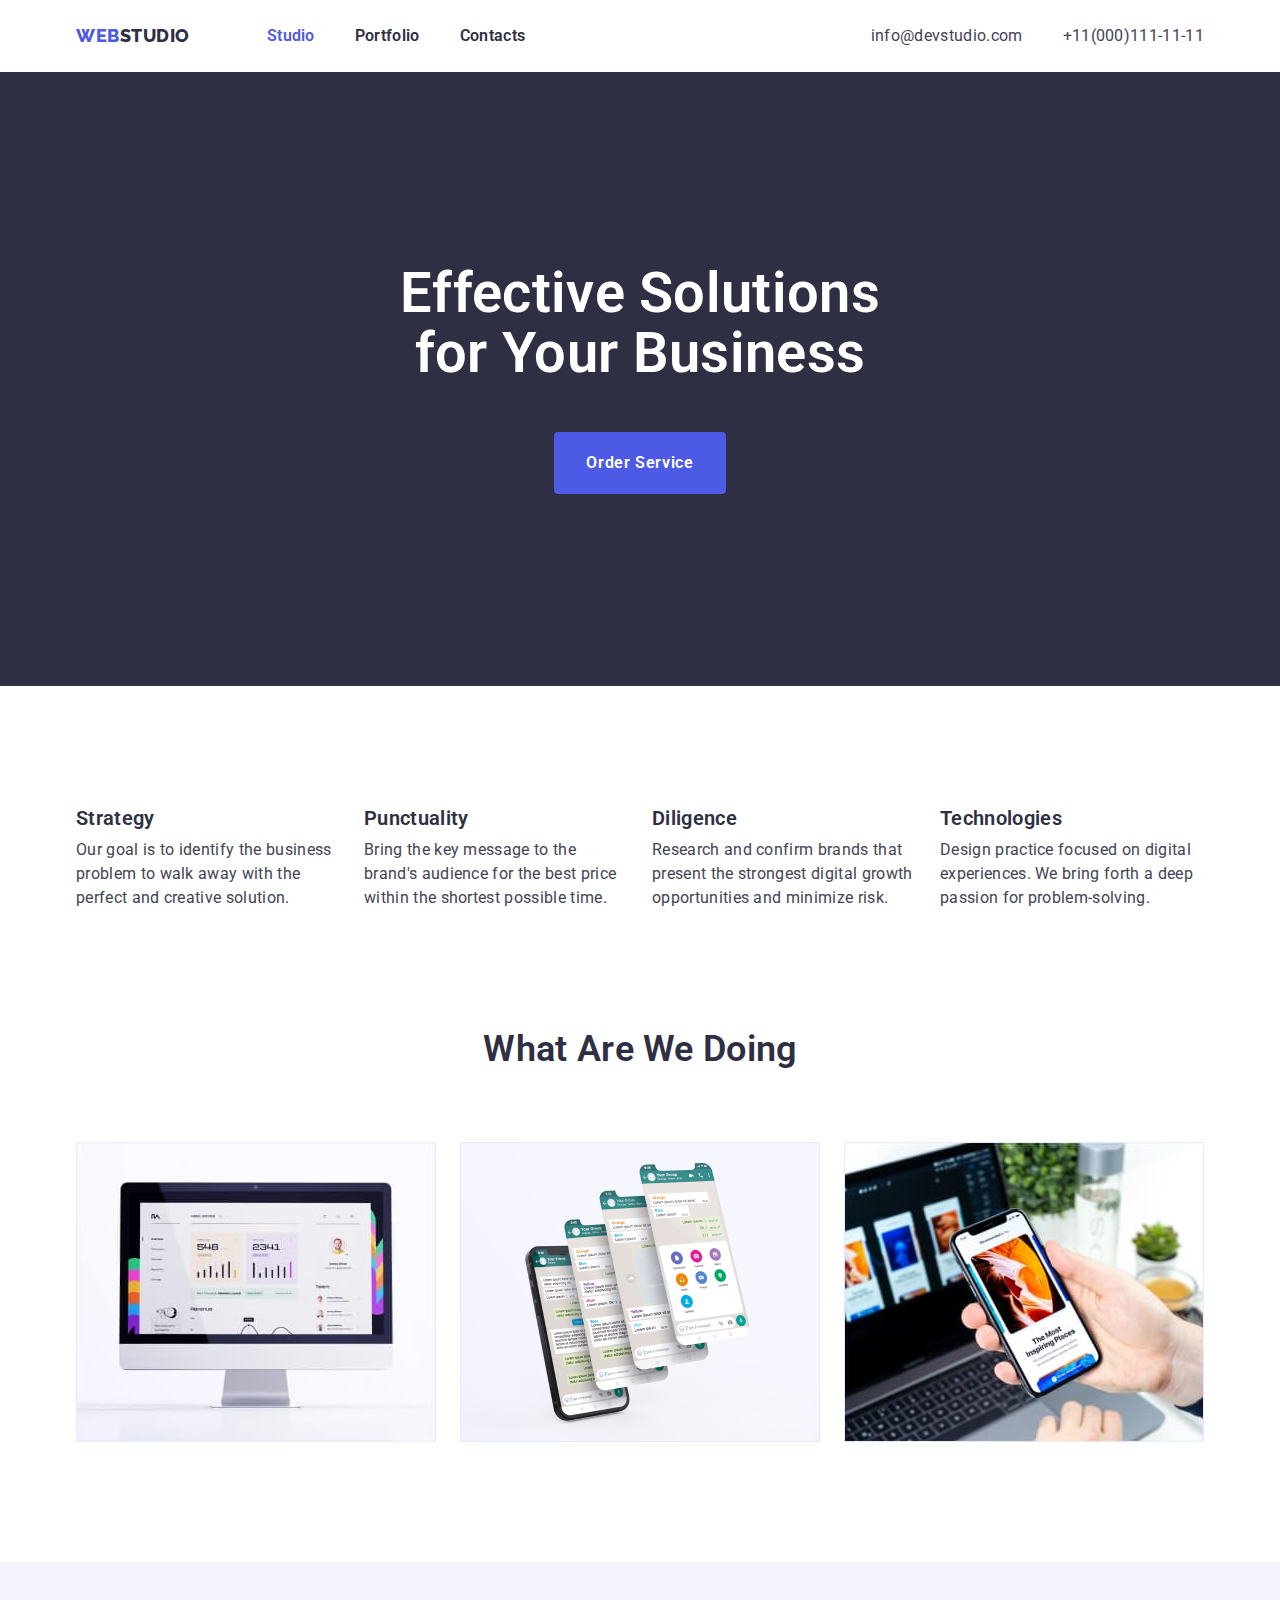
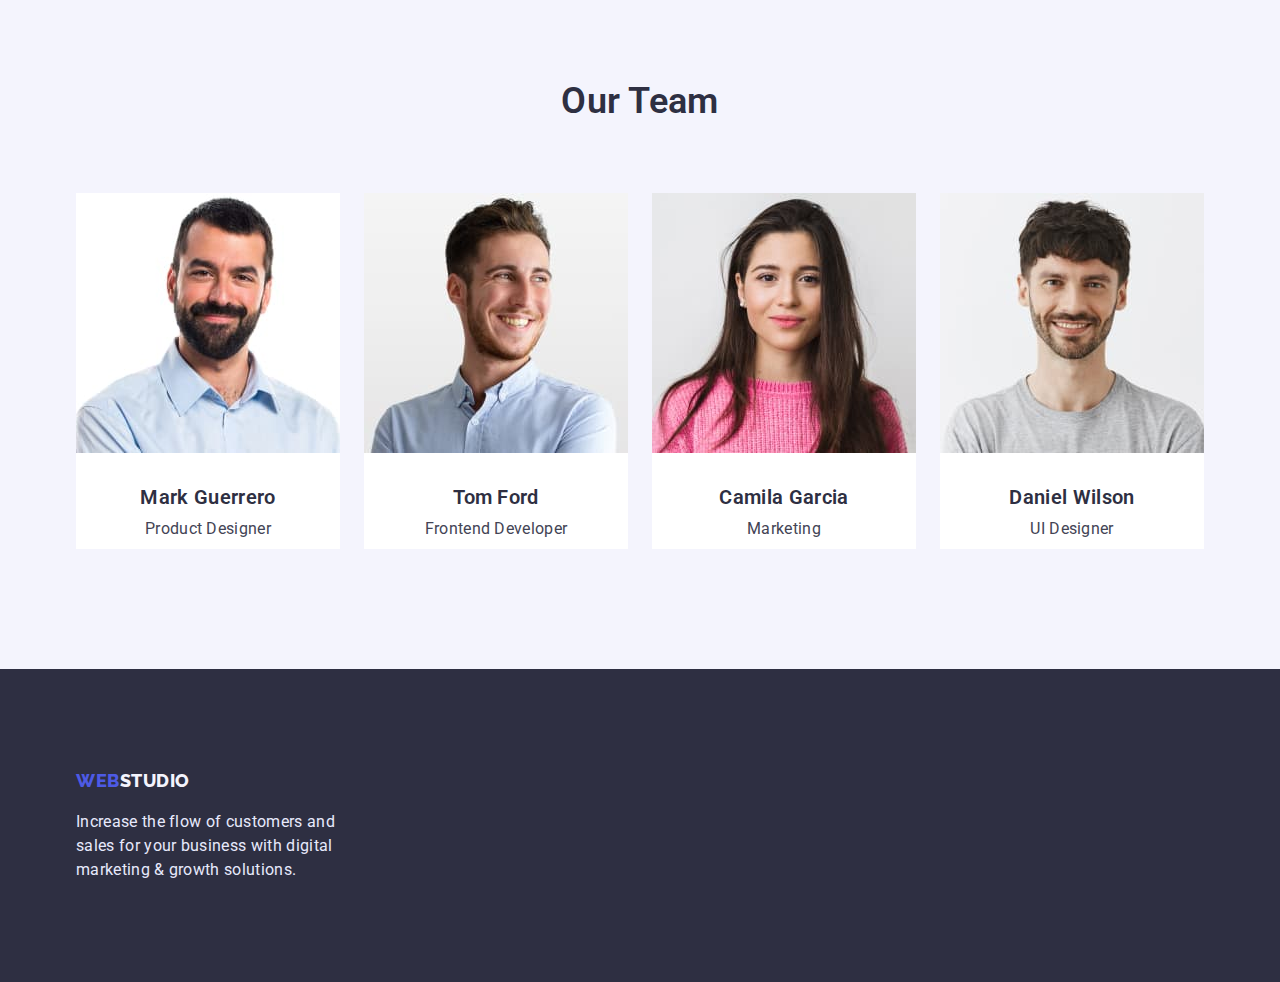
<file: index.html>
<!DOCTYPE html>
<html lang="en">
  <head>
    <title><!-- HTML document --></title>
    <link rel="stylesheet" href="./css/styles.css" />
    <link
      href="https://fonts.googleapis.com/css2?family=Raleway:wght@800&family=Roboto:wght@400;500;700;900&display=swap"
      rel="stylesheet"
    />
    <link
      rel="stylesheet"
      href="https://cdnjs.cloudflare.com/ajax/libs/modern-normalize/1.0.0/modern-normalize.min.css"
    />
    <link rel="stylesheet" href="./css/reset.css" />
    <link rel="stylesheet" href="./css/styles.css" />
  </head>
  <body class="page">
    <header class="header">
      <div class="container page-header-container">
        <a href="./index.html" class="logo">Web<span>Studio</span></a>
        <nav class="site-nav-list">
          <ul class="site-nav">
            <li class="nav-item">
              <a href="./index.html" class="link current">Studio</a>
            </li>
            <li class="nav-item">
              <a href="./portfolio.html" class="link">Portfolio</a>
            </li>
            <li class="nav-item"><a href="" class="link">Contacts</a></li>
          </ul>
        </nav>
        <ul class="contact">
          <li class="email">
            <a href="mailto:info@devstudio.com" class="contacts"
              >info@devstudio.com</a
            >
          </li>
          <li class="phone-number">
            <a href="tel:+110001111111" class="contacts">+11(000)111-11-11</a>
          </li>
        </ul>
      </div>
    </header>
    <main>
      <!-- Hero -->
      <section class="title">
        <h1 class="hero-title">Effective Solutions for Your Business</h1>
        <button type="button" class="order-button">Order Service</button>
      </section>
      <section class="section-advantages advantages">
        <div class="container">
          <ul class="features">
            <li class="advantages-item">
              <h3 class="subsection-title section-items">Strategy</h3>
              <p>
                Our goal is to identify the business problem to walk away with
                the perfect and creative solution.
              </p>
            </li>
            <li class="advantages-item">
              <h3 class="subsection-title section-items">Punctuality</h3>
              <p>
                Bring the key message to the brand's audience for the best price
                within the shortest possible time.
              </p>
            </li>
            <li class="advantages-item">
              <h3 class="subsection-title section-items">Diligence</h3>
              <p>
                Research and confirm brands that present the strongest digital
                growth opportunities and minimize risk.
              </p>
            </li>
            <li class="advantages-item">
              <h3 class="subsection-title section-items">Technologies</h3>
              <p>
                Design practice focused on digital experiences. We bring forth a
                deep passion for problem-solving.
              </p>
            </li>
          </ul>
        </div>
      </section>
      <section class="section-samples samples">
        <div class="container">
          <!-- Samples -->
          <h2 class="section-title">What Are We Doing</h2>
          <ul class="samples">
            <li class="samples-item">
              <img
                src="./images/1.jpg"
                alt="A computer monitor"
                width="360"
                height="300"
              />
            </li>
            <li class="samples-item">
              <img
                src="./images/2.jpg"
                alt="Four phones"
                width="360"
                height="300"
              />
            </li>
            <li class="samples-item">
              <img
                src="./images/3.jpg"
                alt="Holding a phone in a hand"
                width="360"
                height="300"
              />
            </li>
          </ul>
        </div>
      </section>
      <!-- Team -->
      <section class="section-team team">
        <div class="container">
          <h2 class="section-title">Our Team</h2>
          <ul class="our-team">
            <li class="team-member">
              <img
                src="./images/markguererro.jpg"
                alt="Mark Guerrero"
                width="264"
                height="260"
              />
              <h3 class="subsection-title team-name">Mark Guerrero</h3>
              <p class="name team-name">Product Designer</p>
            </li>
            <li class="team-member">
              <img
                src="./images/tomford.jpg"
                alt="Tom Ford"
                width="264"
                height="260"
              />
              <h3 class="subsection-title team-name">Tom Ford</h3>
              <p class="name team-name">Frontend Developer</p>
            </li>
            <li class="team-member">
              <img
                src="./images/camilagarcia.jpg"
                alt="Camila Garcia"
                width="264"
                height="260"
              />
              <h3 class="subsection-title team-name">Camila Garcia</h3>
              <p class="name team-name">Marketing</p>
            </li>
            <li class="team-member">
              <img
                src="./images/danielwilson.jpg"
                alt="Daniel Wilson"
                width="264"
                height="260"
              />
              <h3 class="subsection-title team-name">Daniel Wilson</h3>
              <p class="name team-name">UI Designer</p>
            </li>
          </ul>
        </div>
      </section>
    </main>
    <footer>
      <div class="container">
        <div class="container-footer">
          <div class="footer-logo">
            <a href="" class="footer-logo logo"
              >Web<span class="logo-footer">Studio</span></a
            >
          </div>
          <p class="summary">
            Increase the flow of customers and sales for your business with
            digital marketing & growth solutions.
          </p>
        </div>
      </div>
    </footer>
  </body>
</html>
</file>
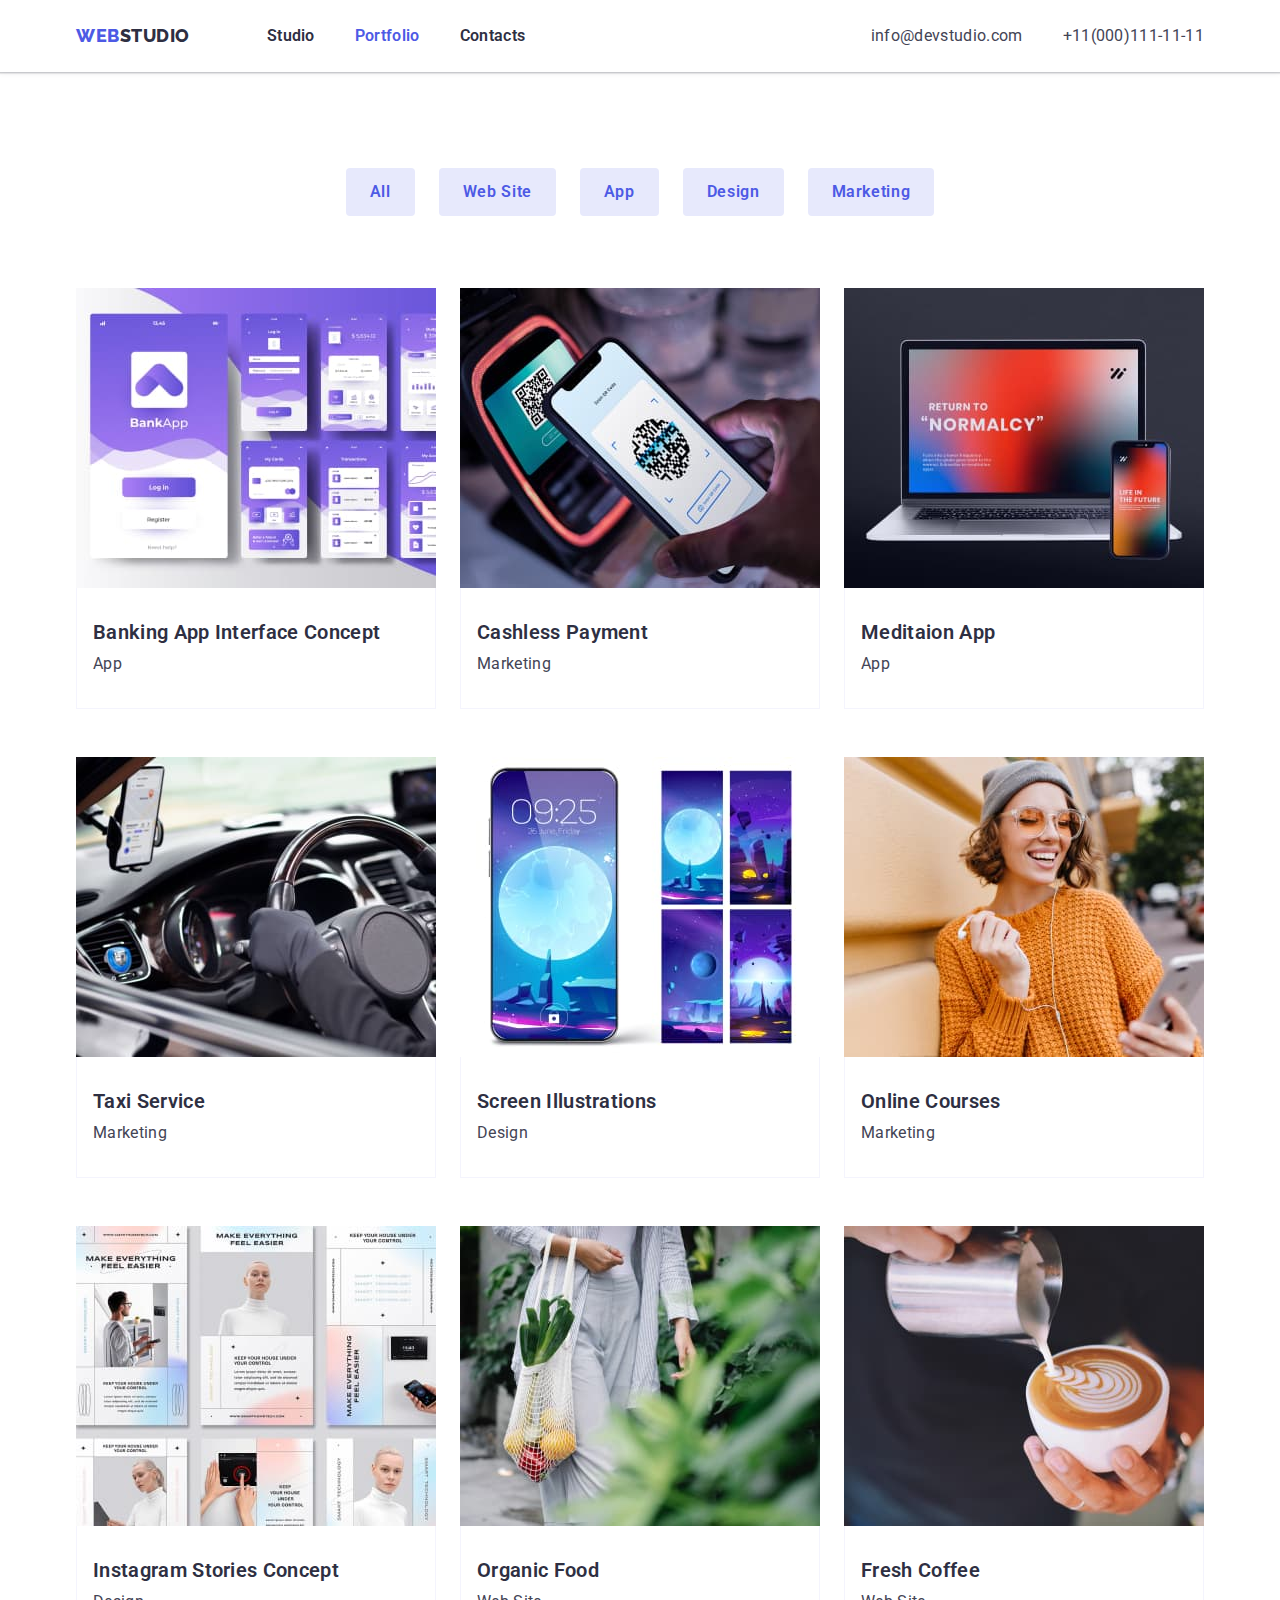
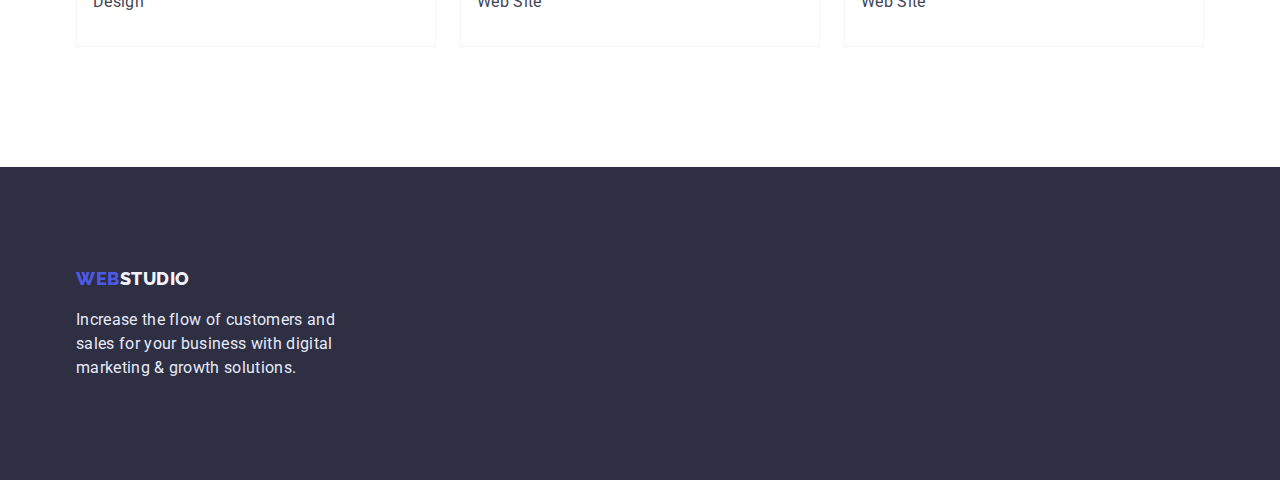
<file: portfolio.html>
<!DOCTYPE html>
<html lang="en">
  <head>
    <meta charset="UTF-8" />
    <meta http-equiv="X-UA-Compatible" content="IE=edge" />
    <meta name="viewport" content="width=device-width, initial-scale=1.0" />
    <title>Document</title>

    <link
      href="https://fonts.googleapis.com/css2?family=Raleway:wght@800&family=Roboto:wght@400;500;700;900&display=swap"
      rel="stylesheet"
    />
    <link
      rel="stylesheet"
      href="https://cdnjs.cloudflare.com/ajax/libs/modern-normalize/1.0.0/modern-normalize.min.css"
    />
    <link rel="stylesheet" href="./css/reset.css" />
    <link rel="stylesheet" href="./css/styles.css" />
  </head>
  <body>
    <header>
      <div class="container page-header-container">
        <a href="./portfolio.html" class="logo">Web<span>Studio</span></a>
        <nav class="site-nav-list">
          <ul class="site-nav">
            <li class="nav-item">
              <a href="./index.html" class="link">Studio</a>
            </li>
            <li class="nav-item">
              <a href="./portfolio.html" class="link current">Portfolio</a>
            </li>
            <li class="nav-item"><a href="" class="link">Contacts</a></li>
          </ul>
        </nav>
        <ul class="contact">
          <li class="email">
            <a href="mailto:info@devstudio.com" class="contacts"
              >info@devstudio.com</a
            >
          </li>
          <li class="phone-number">
            <a href="tel:+110001111111" class="contacts">+11(000)111-11-11</a>
          </li>
        </ul>
      </div>
    </header>
    <main>
      <section class="section-buttons">
        <div class="container">
          <ul class="secondary-btn-list">
            <li><button type="button" class="secondary-button">All</button></li>
            <li>
              <button type="button" class="secondary-button">Web Site</button>
            </li>
            <li><button type="button" class="secondary-button">App</button></li>
            <li>
              <button type="button" class="secondary-button">Design</button>
            </li>
            <li>
              <button type="button" class="secondary-button">Marketing</button>
            </li>
          </ul>
          <ul class="service">
            <li class="services item">
              <img
                src="./images/bankingappinterfaceconcept.jpg"
                alt="Banking App Interface Concept"
                width="360"
                height="300"
              />
              <div class="wrap">
                <h2 class="subsection-title subsection-portfolio">
                  Banking App Interface Concept
                </h2>
                <p class="name">App</p>
              </div>
            </li>
            <li class="services item">
              <img
                src="./images/cashlessayment.jpg"
                alt="Cashless Payment"
                width="360"
                height="300"
              />
              <div class="wrap">
                <h2 class="subsection-title subsection-portfolio">
                  Cashless Payment
                </h2>
                <p class="name">Marketing</p>
              </div>
            </li>
            <li class="services item">
              <img
                src="./images/meditaionapp.jpg"
                alt="Meditaion App"
                width="360"
                height="300"
              />
              <div class="wrap">
                <h2 class="subsection-title subsection-portfolio">
                  Meditaion App
                </h2>
                <p class="name">App</p>
              </div>
            </li>
            <li class="services item">
              <img
                src="./images/taxiservice.jpg"
                alt="Taxi Service"
                width="360"
                height="300"
              />
              <div class="wrap">
                <h2 class="subsection-title subsection-portfolio">
                  Taxi Service
                </h2>
                <p class="name">Marketing</p>
              </div>
            </li>
            <li class="services item">
              <img
                src="./images/screenilustrations.jpg"
                alt="Screen Illustrations"
                width="360"
                height="300"
              />
              <div class="wrap">
                <h2 class="subsection-title subsection-portfolio">
                  Screen Illustrations
                </h2>
                <p class="name">Design</p>
              </div>
            </li>
            <li class="services item">
              <img
                src="./images/onlinecourses.jpg"
                alt="Online Courses"
                width="360"
                height="300"
              />
              <div class="wrap">
                <h2 class="subsection-title subsection-portfolio">
                  Online Courses
                </h2>
                <p class="name">Marketing</p>
              </div>
            </li>
            <li class="services item">
              <img
                src="./images/instagramstoriesconcept.jpg"
                alt="Instagram Stories Concept"
                width="360"
                height="300"
              />
              <div class="wrap">
                <h2 class="subsection-title subsection-portfolio">
                  Instagram Stories Concept
                </h2>
                <p class="name">Design</p>
              </div>
            </li>
            <li class="services item">
              <img
                src="./images/organicfood.jpg"
                alt="Organic Food"
                width="360"
                height="300"
              />
              <div class="wrap">
                <h2 class="subsection-title subsection-portfolio">
                  Organic Food
                </h2>
                <p class="name">Web Site</p>
              </div>
            </li>
            <li class="services item">
              <img
                src="./images/freshcoffee.jpg"
                alt="Fresh Coffee"
                width="360"
                height="300"
              />
              <div class="wrap">
                <h2 class="subsection-title subsection-portfolio">
                  Fresh Coffee
                </h2>
                <p class="name">Web Site</p>
              </div>
            </li>
          </ul>
        </div>
      </section>
    </main>
    <footer>
      <div class="container">
        <div class="container-footer">
          <a href="" class="footer-logo logo"
            >Web<span class="logo-footer">Studio</span></a
          >
          <p class="summary">
            Increase the flow of customers and sales for your business with
            digital marketing & growth solutions.
          </p>
        </div>
      </div>
    </footer>
  </body>
</html>
</file>
<file: css/styles.css>
:root {
  --primary-text-color: #434455;
  --secondary-text-color: #2e2f42;
  --accent-color: #4d5ae5;
  --background-color: #ffffff;
  --secondary-background-color: #f4f4fd;
  --secondary-button-color: #e7e9fc;
}

/* body */
body {
  color: var(--primary-text-color);
  background-color: var(--background-color);
  font-family: Roboto, sans-serif;
  font-size: 16px;
  line-height: 1.5;
  letter-spacing: 0.02em;
}
.container {
  width: 1158px;
  padding-left: 15px;
  padding-right: 15px;
  margin-left: auto;
  margin-right: auto;

  align-items: center;
}

/* Logo */

header {
  box-shadow: 0px 2px 1px rgba(46, 47, 66, 0.08),
    0px 1px 1px rgba(46, 47, 66, 0.16), 0px 1px 6px rgba(46, 47, 66, 0.08);
}

.page-header-container {
  display: flex;
  align-items: center;
}
.logo {
  padding-top: 24px;
  padding-bottom: 24px;
  margin-right: 77px;

  color: var(--accent-color);
  font-family: Raleway, sans-serif;
  font-weight: 800;
  font-size: 18px;
  line-height: 1.33;
  letter-spacing: 0.03em;

  text-transform: uppercase;
  text-decoration: none;
}
span {
  color: var(--secondary-text-color);
}

/* Site-nav */

.site-nav-list {
  display: flex;
  align-items: center;
}
.nav-item:not(:last-child) {
  margin-right: 40px;
}
.site-nav {
  display: flex;
  align-items: center;
}
.site-nav .link {
  color: var(--secondary-text-color);
  font-weight: 600;
  font-size: 16px;
  line-height: 1.5;

  text-decoration: none;
}
.site-nav .link:hover,
.site-nav .link:focus {
  color: var(--primary-text-color);
}
.site-nav .link:active {
  color: var(--accent-color);
}
.site-nav .link.current {
  color: var(--accent-color);
}

/* Contacts */

.contact {
  margin-left: auto;
  display: flex;
  align-items: center;
}
.email {
  margin-right: 40px;
}
.contacts {
  color: var(--primary-text-color);
  font-size: 16px;
  line-height: 1.5;

  text-decoration: none;
}
.contacts:hover,
.contacts:focus {
  color: var(--accent-color);
}

/* HERO */
.hero-title {
  max-width: 492px;
  margin: 0 auto 48px auto;

  color: var(--background-color);
  font-weight: 600;
  font-size: 56px;
  line-height: 1.07;
  text-align: center;
}
.title {
  padding: 192px 0;
  text-align: center;
  background-color: var(--secondary-text-color);
}

/* Order Service button*/
.order-button {
  display: inline-block;
  padding: 16px 32px;
  border-radius: 4px;
  border: 1px transparent;
  min-width: 106px;
  text-align: center;

  color: var(--background-color);
  background-color: var(--accent-color);
  font-family: Roboto, sans-serif;
  font-weight: 600;
  font-size: 16px;
  line-height: 1.9;
  letter-spacing: 0.04em;
}

.order-button:hover,
.order-button:focus,
.order-button:active {
  color: var(--background-color);
  background-color: #404bbf;
}

/* Sections - Samples, Team + Portfolio */

.section-samples {
  padding-top: 120px;
  padding-bottom: 120px;
}
.section-team {
  padding-top: 120px;
  padding-bottom: 120px;
}
.section-advantages {
  padding-top: 120px;
}
.section-buttons {
  padding-top: 96px;
  padding-bottom: 120px;
}

.features {
  display: flex;
}
/* Advantages Section */

.advantages-item:not(:last-child) {
  margin-right: 24px;
}
.advantages-item {
  width: 264px;
}
.section-title {
  margin-bottom: 72px;
  text-align: center;
  color: var(--secondary-text-color);
  font-weight: 600;
  font-size: 36px;
  line-height: 1.1;
  text-transform: capitalize;
}
.subsection-title {
  margin-top: 32px;
  margin-bottom: 8px;
  color: var(--secondary-text-color);
  font-weight: 600;
  font-size: 20px;
  line-height: 1.2;
}
.section-items {
  margin-top: 0;
}
.samples {
  display: flex;
  row-gap: 24px;
}
.samples-item:not(:last-child) {
  margin-right: 24px;
}
.our-team {
  display: flex;
  row-gap: 24px;
}

.team {
  background-color: var(--secondary-background-color);
}
.team-member {
  background-color: var(--background-color);
}
.team-member:not(:last-child) {
  margin-right: 24px;
}
/* team-name */

.team-name {
  text-align: center;
  margin-bottom: 8px;
}

/* Portfolio buttons */

.secondary-button {
  display: inline-block;
  min-width: 69px;
  padding: 12px 24px;
  border-radius: 4px;
  border: 1px transparent;

  color: var(--accent-color);
  background-color: var(--secondary-button-color);
  font-family: Roboto, sans-serif;
  font-weight: 600;
  font-size: 16px;
  line-height: 1.5;
  align-items: center;
  text-align: center;
  letter-spacing: 0.04em;
}
.secondary-button:not(:last-child) {
  margin-right: 72px;
}
.secondary-btn-list {
  margin-bottom: 72px;
  gap: 24px;
}
.secondary-button:focus,
.secondary-button:hover,
.secondary-button:active {
  color: var(--background-color);
  background-color: var(--accent-color);
}
.secondary-btn-list {
  display: flex;
  justify-content: center;
}

/* Services Wrap */
.wrap {
  padding: 32px 16px;
  border: 0.5px solid #f4f4fd;
  border-top: none;
}
.service {
  display: flex;
  flex-wrap: wrap;
  row-gap: 48px;
  column-gap: 24px;
}
/* Footer */
footer {
  color: var(--secondary-button-color);
  background-color: var(--secondary-text-color);
  font-family: inherit;
}
.logo-footer {
  color: var(--secondary-background-color);
}
.subsection-portfolio {
  margin-bottom: 8px;
  margin-top: 0;
  margin-right: 0;
  margin-left: 0;
}
.container-footer {
  padding-top: 100px;
  padding-bottom: 100px;
}
/* Footer logo and text */

.summary {
  width: 264px;
  margin-top: 16px;
}
.footer-logo {
  padding: 0;
  margin: 0;
}

/* End */
</file>
